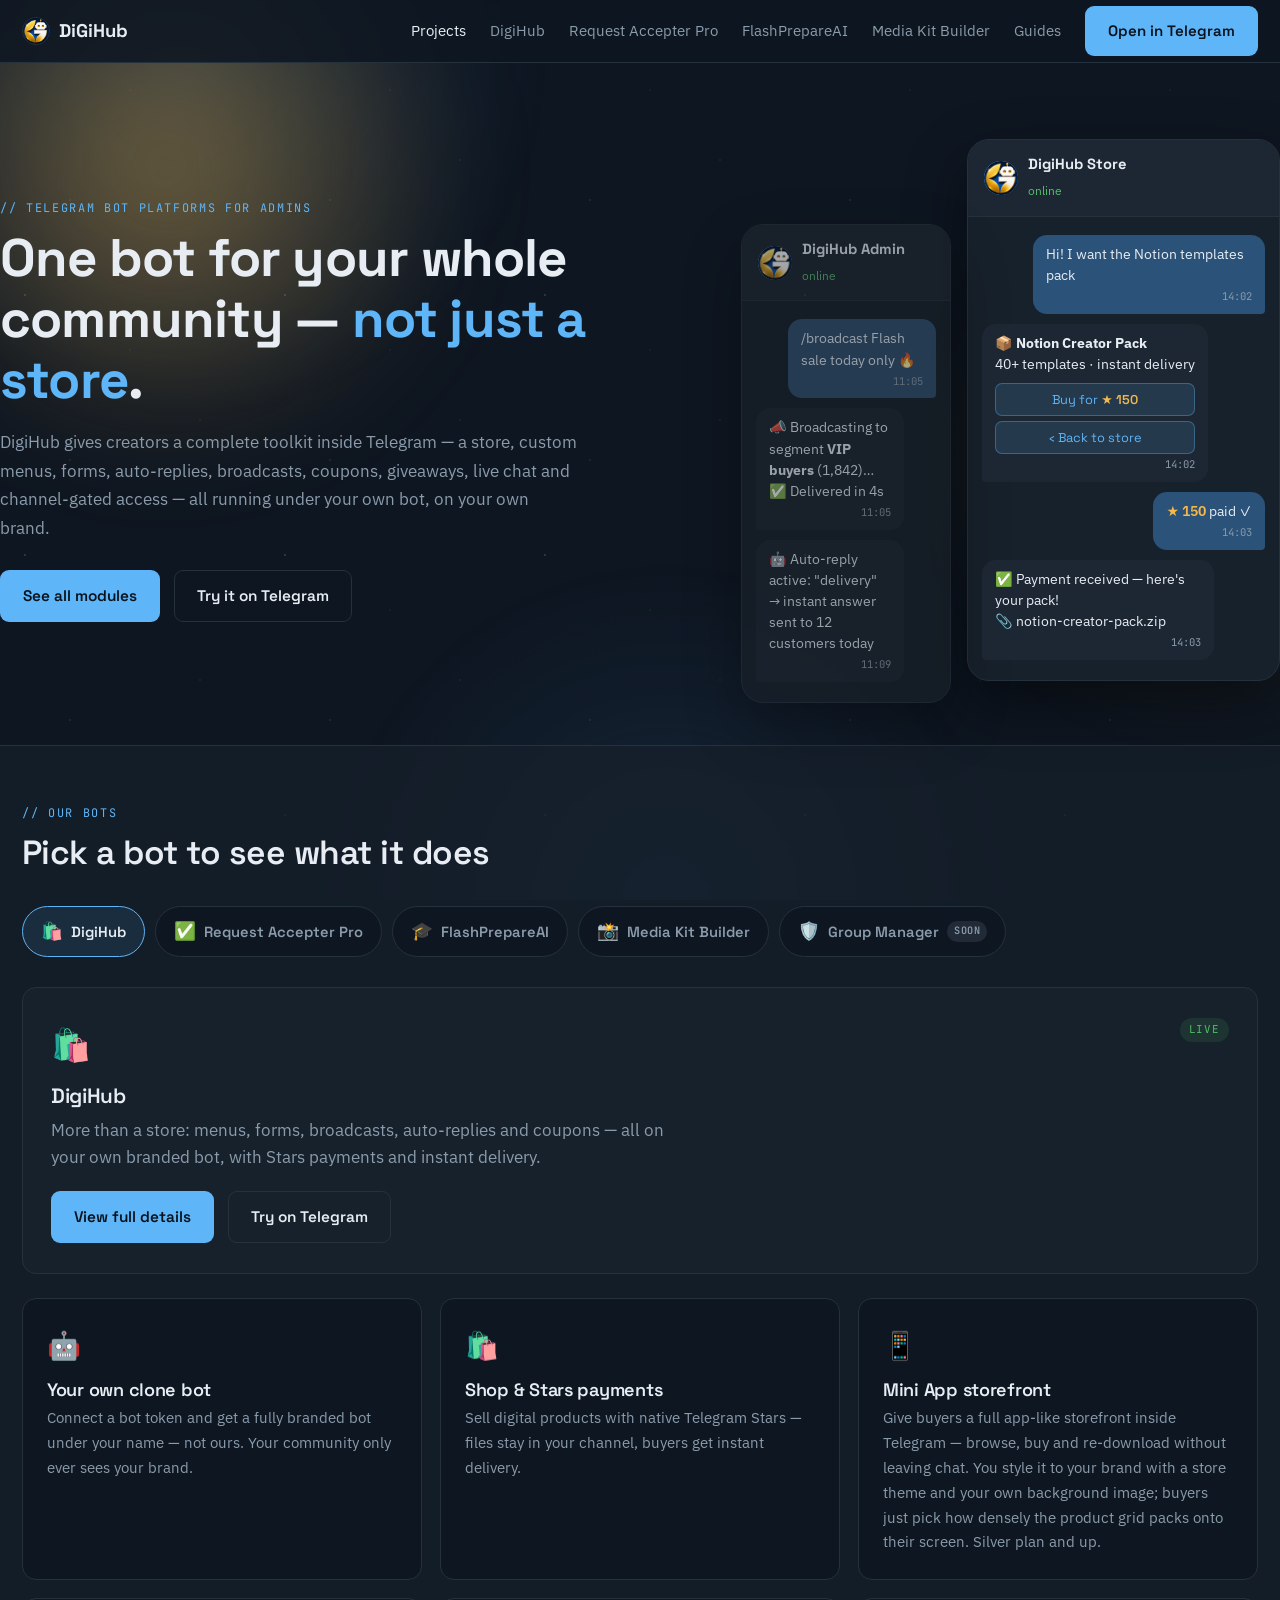
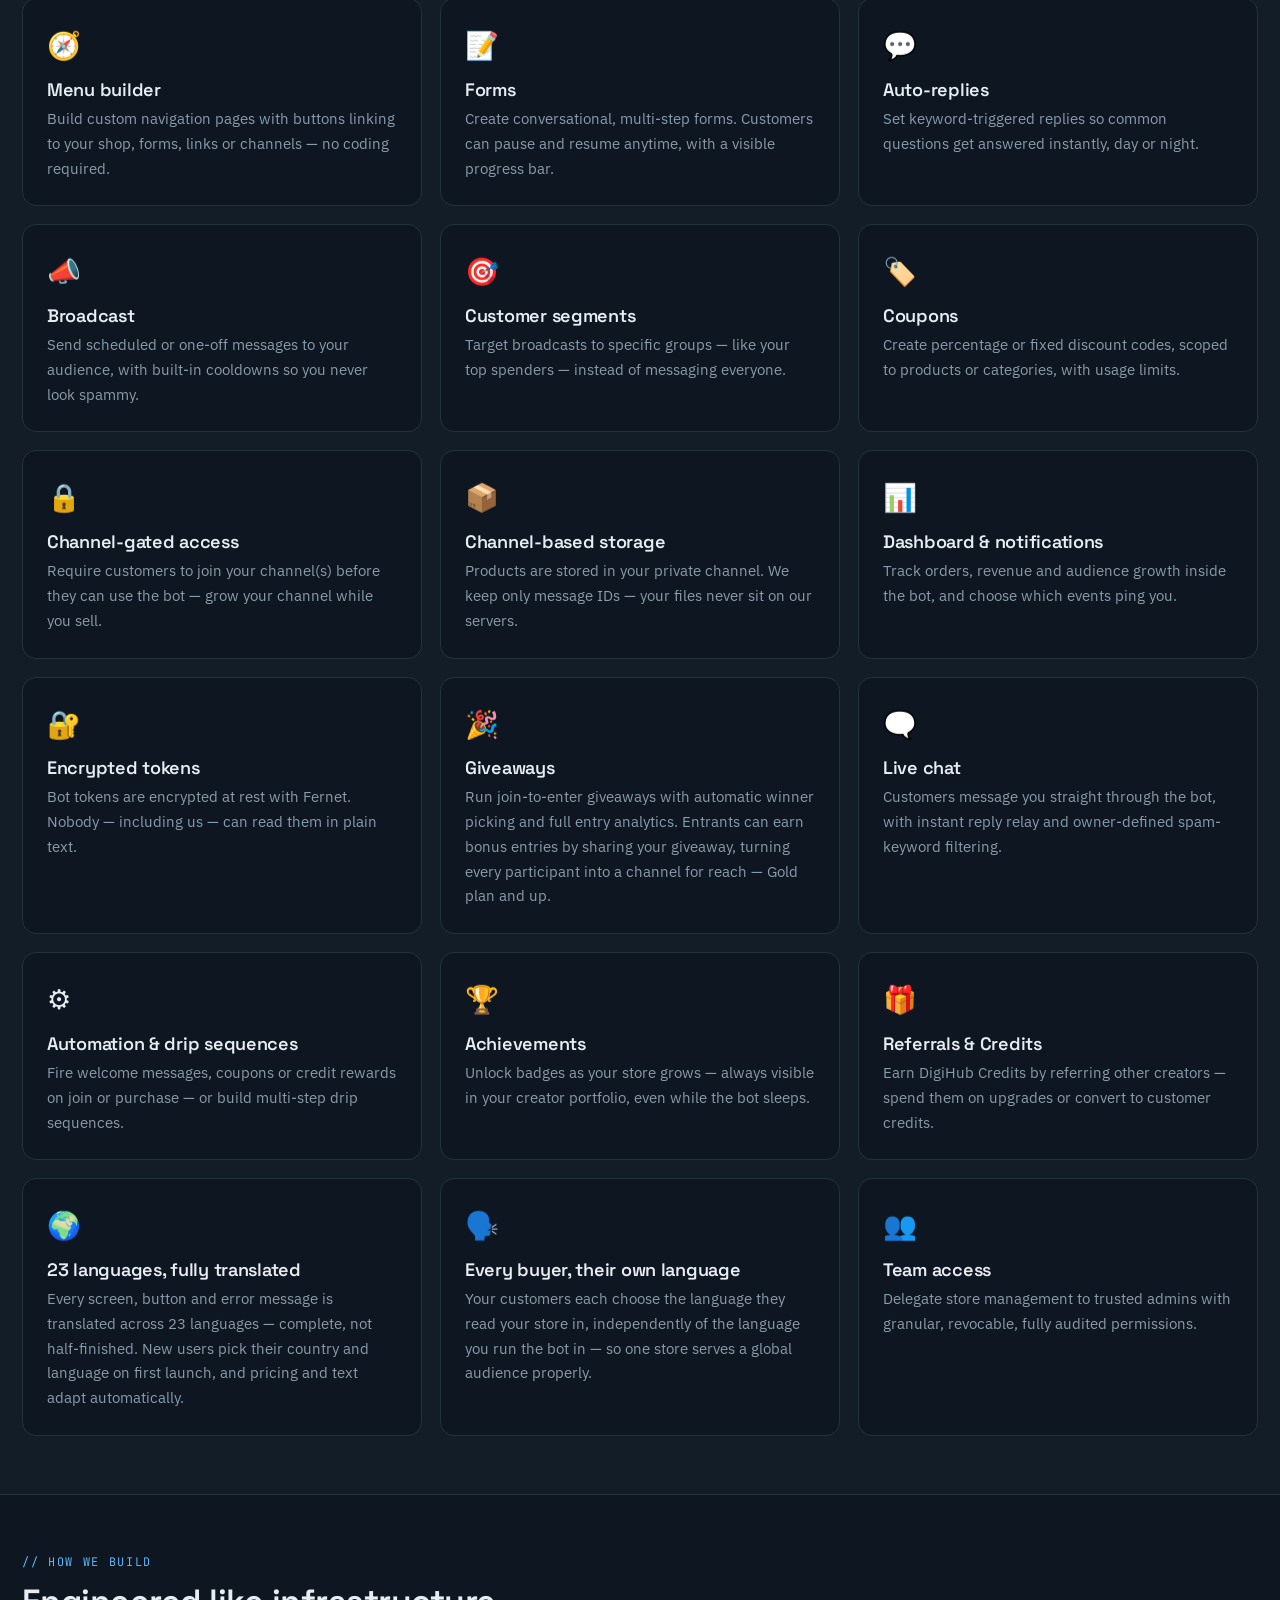
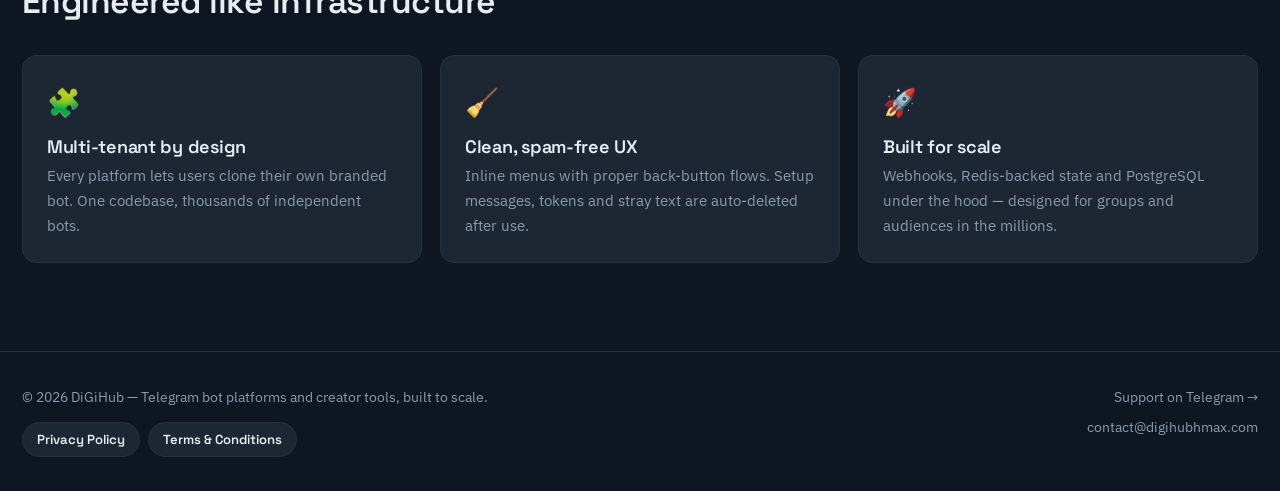
<file: index.html>
<!DOCTYPE html>
<html lang="en">
<head>
  <meta charset="UTF-8" />
  <meta name="viewport" content="width=device-width, initial-scale=1.0" />
  <title>DiGiHub — Telegram bot platforms</title>
  <meta name="description" content="Telegram bot platforms built to scale — DigiHub stores, auto join-request approval, and group management for large communities." />
  <meta property="og:type" content="website" />
  <meta property="og:title" content="DiGiHub — Telegram bot platforms" />
  <meta property="og:description" content="Telegram bot platforms built to scale — store bots, approval bots and moderation tools." />
  <meta property="og:image" content="https://digihubhmax.com/assets/img/logo.jpg" />
  <meta property="og:image:alt" content="DiGiHub" />
  <meta property="og:url" content="https://digihubhmax.com/" />
  <meta property="og:site_name" content="DiGiHub" />
  <meta name="twitter:card" content="summary_large_image" />
  <meta name="twitter:title" content="DiGiHub — Telegram bot platforms" />
  <meta name="twitter:description" content="Telegram bot platforms built to scale — store bots, approval bots and moderation tools." />
  <meta name="twitter:image" content="https://digihubhmax.com/assets/img/logo.jpg" />
  <link rel="canonical" href="https://digihubhmax.com/" />
  <meta name="theme-color" content="#0E1621" />
  <link rel="preconnect" href="https://fonts.googleapis.com" />
  <link rel="preconnect" href="https://fonts.gstatic.com" crossorigin />
  <link href="https://fonts.googleapis.com/css2?family=Space+Grotesk:wght@500;600;700&family=IBM+Plex+Sans:wght@400;500&family=JetBrains+Mono:wght@400;500&display=swap" rel="stylesheet" />
  <link rel="stylesheet" href="assets/css/style.css" />
  <link rel="icon" type="image/jpeg" href="assets/img/logo.jpg" />
</head>
<body data-page="home">

  <header id="nav" class="nav"></header>

  <main>
    <!-- Hero (rendered from SITE.hero in config.js) -->
    <div id="home-hero" class="wrap hero"></div>

    <!-- Bots (rendered from PROJECTS in config.js): a tab per bot,
         each tab showing that bot's own description and features. -->
    <section class="alt" id="bots">
      <div class="wrap">
        <div class="section-head">
          <span class="eyebrow">// Our bots</span>
          <h2>Pick a bot to see what it does</h2>
        </div>
        <div id="bots-tabs" class="bot-tabs"></div>
        <div id="bots-panel"></div>
      </div>
    </section>

    <!-- Highlights (rendered from SITE.highlights in config.js) -->
    <section>
      <div class="wrap">
        <div class="section-head">
          <span class="eyebrow">// How we build</span>
          <h2>Engineered like infrastructure</h2>
        </div>
        <div id="highlights-grid" class="grid cols-3"></div>
      </div>
    </section>
  </main>

  <footer id="footer"></footer>

  <script src="assets/js/config.js"></script>
  <script src="assets/js/main.js"></script>
</body>
</html>
</file>
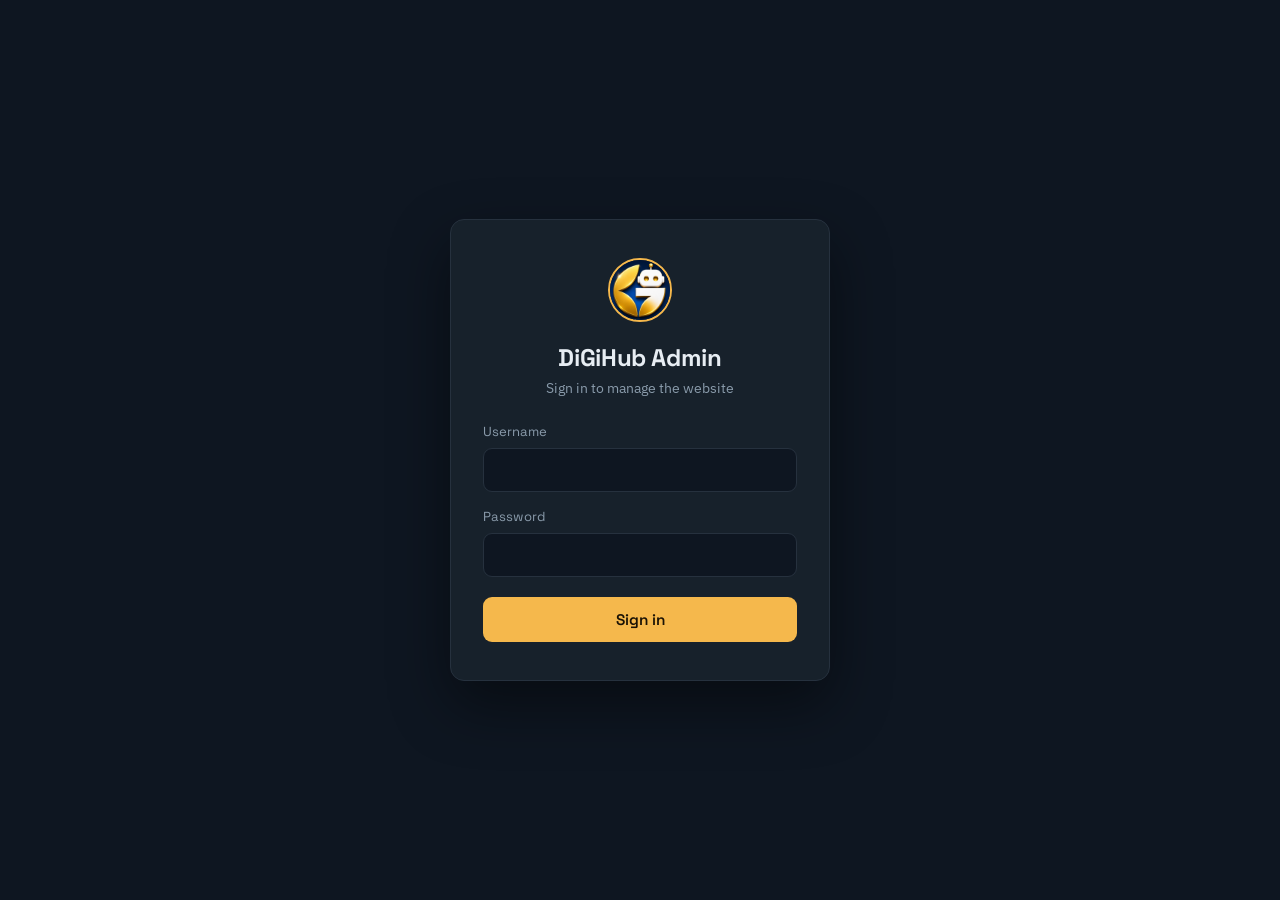
<file: admin.html>
<!DOCTYPE html>
<html lang="en">
<head>
  <meta charset="UTF-8" />
  <meta name="viewport" content="width=device-width, initial-scale=1.0" />
  <title>Admin — DiGiHub</title>
  <meta name="robots" content="noindex, nofollow" />
  <link rel="preconnect" href="https://fonts.googleapis.com" />
  <link rel="preconnect" href="https://fonts.gstatic.com" crossorigin />
  <link href="https://fonts.googleapis.com/css2?family=Space+Grotesk:wght@500;600;700&family=IBM+Plex+Sans:wght@400;500&family=JetBrains+Mono:wght@400;500&display=swap" rel="stylesheet" />
  <link rel="stylesheet" href="assets/css/style.css" />
  <link rel="stylesheet" href="assets/css/admin.css" />
  <link rel="icon" type="image/jpeg" href="assets/img/logo.jpg" />
</head>
<body data-page="admin">

  <!-- Login view -->
  <div id="login-view" class="login-wrap" hidden>
    <form id="login-form" class="login-card">
      <img src="assets/img/logo.jpg" alt="" class="login-logo" />
      <h1>DiGiHub Admin</h1>
      <p class="login-sub">Sign in to manage the website</p>
      <label>Username
        <input type="text" id="login-user" autocomplete="username" required />
      </label>
      <label>Password
        <input type="password" id="login-pass" autocomplete="current-password" required />
      </label>
      <button type="submit" class="btn btn-gold">Sign in</button>
      <p id="login-error" class="login-error" hidden>Wrong username or password.</p>
    </form>
  </div>

  <!-- Panel view -->
  <div id="panel-view" hidden>
    <header class="admin-top">
      <div class="admin-top-inner">
        <span class="admin-brand"><img src="assets/img/logo.jpg" alt="" />DiGiHub Admin</span>
        <nav class="admin-tabs" id="admin-tabs">
          <button data-tab="site" class="active">Site</button>
          <button data-tab="projects">Bots / Projects</button>
          <button data-tab="guides">Guides</button>
          <button data-tab="legal">Legal pages</button>
          <button data-tab="publish">Publish</button>
        </nav>
        <div class="admin-actions">
          <button id="btn-save" class="btn btn-gold">💾 Save draft</button>
          <a href="index.html" target="_blank" class="btn btn-ghost">👁 Preview site</a>
          <button id="btn-logout" class="btn btn-ghost">Logout</button>
        </div>
      </div>
    </header>

    <main class="admin-main">
      <div id="tab-content"></div>
    </main>

    <div id="toast" class="toast" hidden></div>
  </div>

  <script src="assets/js/config.js"></script>
  <script src="assets/js/admin.js"></script>
</body>
</html>
</file>
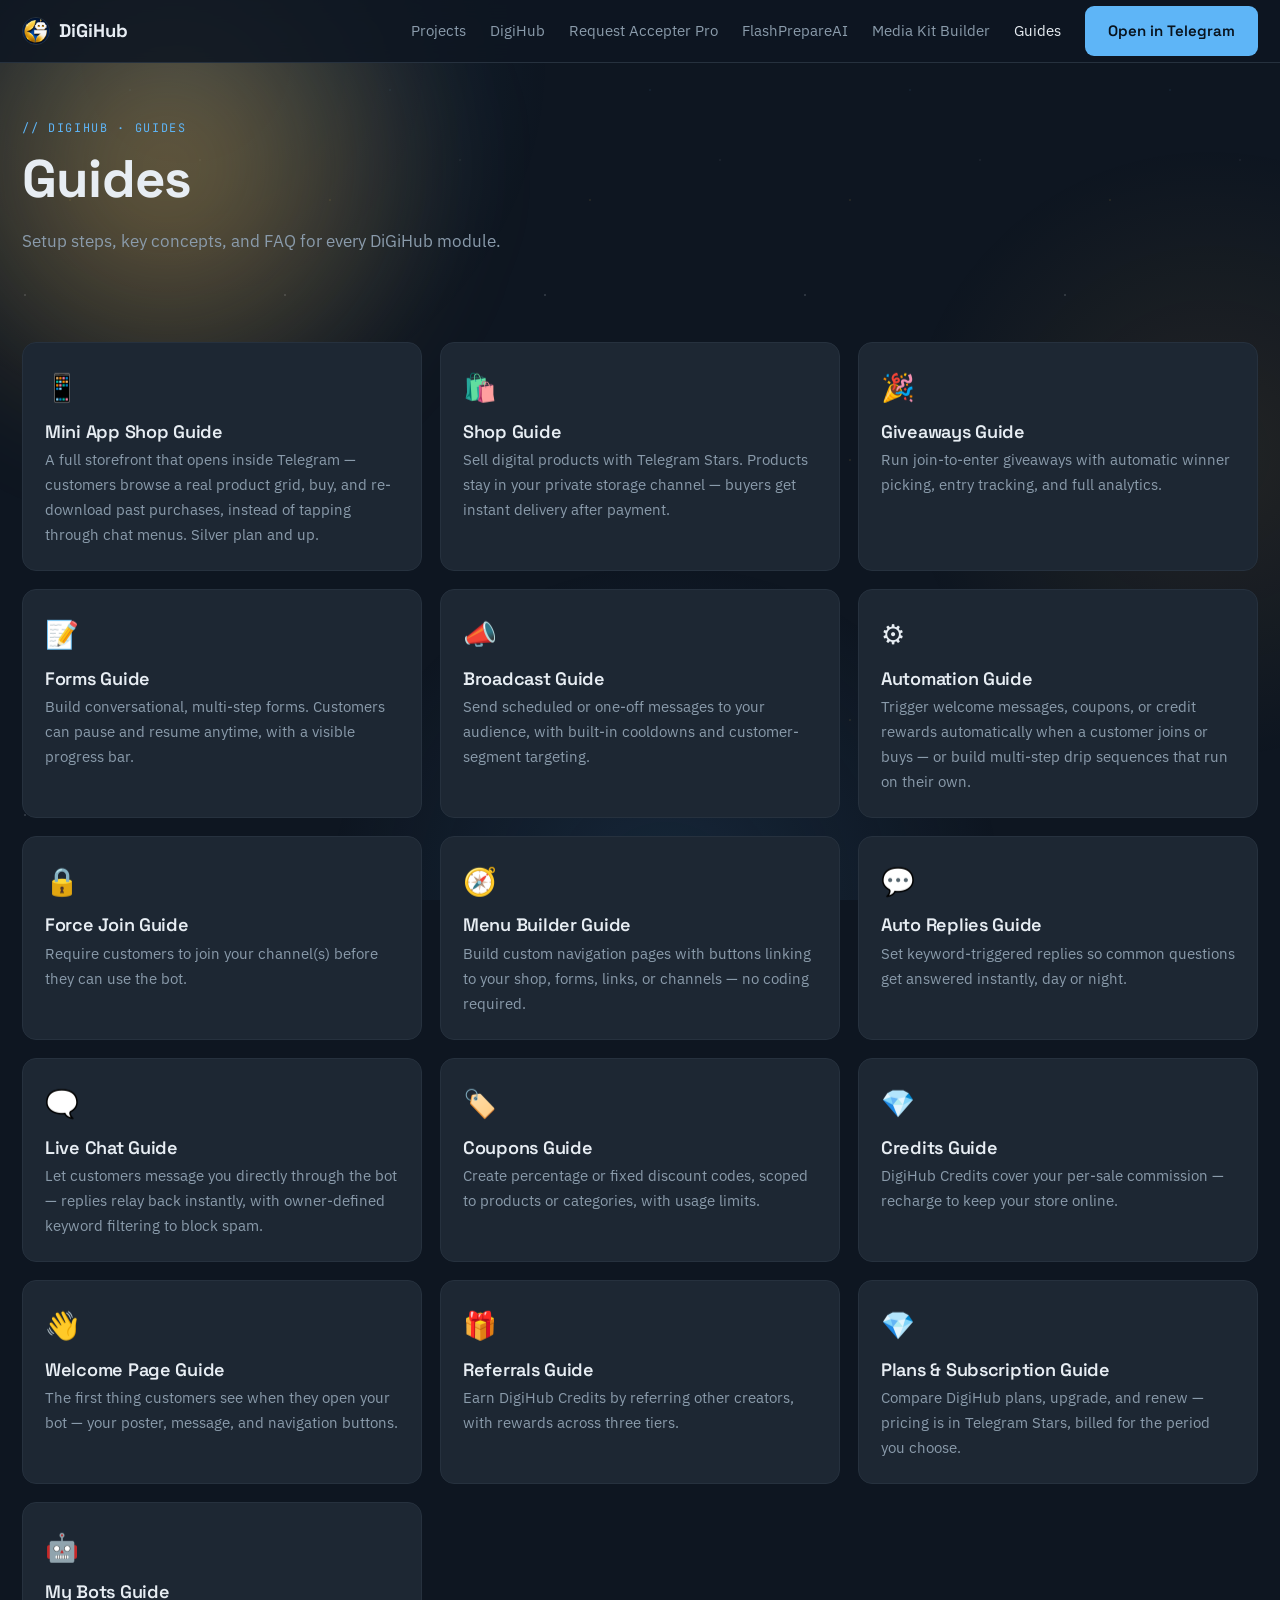
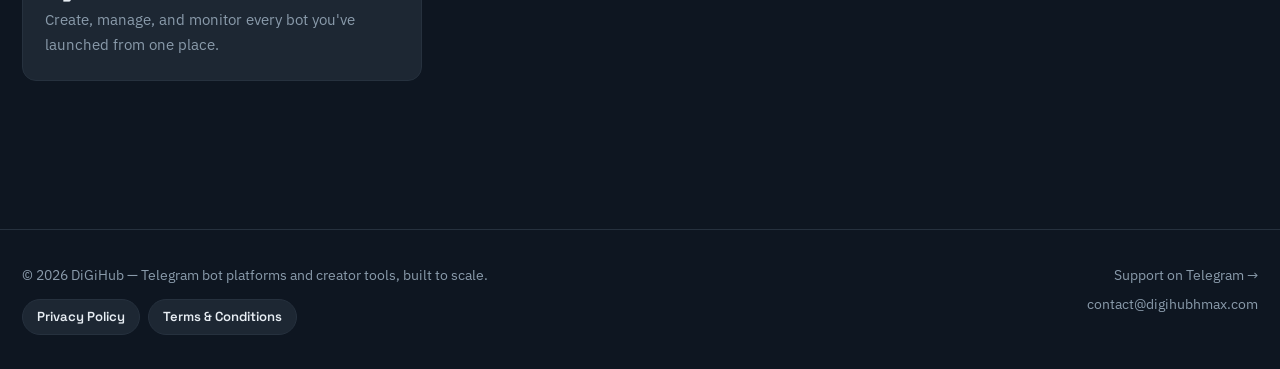
<file: docs.html>
<!DOCTYPE html>
<html lang="en">
<head>
  <meta charset="UTF-8" />
  <meta name="viewport" content="width=device-width, initial-scale=1.0" />
  <title>Guides — DiGiHub</title>
  <meta name="description" content="DiGiHub guides — setup steps, key concepts, and FAQ for every bot module." />
  <meta property="og:type" content="website" />
  <meta property="og:title" content="DiGiHub — Guides" />
  <meta property="og:description" content="Setup steps, key concepts, and FAQ for every DiGiHub bot module." />
  <meta property="og:image" content="https://digihubhmax.com/assets/img/logo.jpg" />
  <meta property="og:image:alt" content="DiGiHub" />
  <meta property="og:url" content="https://digihubhmax.com/docs.html" />
  <meta property="og:site_name" content="DiGiHub" />
  <meta name="twitter:card" content="summary_large_image" />
  <meta name="twitter:title" content="DiGiHub — Guides" />
  <meta name="twitter:description" content="Setup steps, key concepts, and FAQ for every DiGiHub bot module." />
  <meta name="twitter:image" content="https://digihubhmax.com/assets/img/logo.jpg" />
  <link rel="canonical" href="https://digihubhmax.com/docs.html" />
  <meta name="theme-color" content="#0E1621" />
  <link rel="preconnect" href="https://fonts.googleapis.com" />
  <link rel="preconnect" href="https://fonts.gstatic.com" crossorigin />
  <link href="https://fonts.googleapis.com/css2?family=Space+Grotesk:wght@500;600;700&family=IBM+Plex+Sans:wght@400;500&family=JetBrains+Mono:wght@400;500&display=swap" rel="stylesheet" />
  <link rel="stylesheet" href="assets/css/style.css" />
  <link rel="icon" type="image/jpeg" href="assets/img/logo.jpg" />
</head>
<body data-page="docs">

  <header id="nav" class="nav"></header>

  <!-- Card grid built from every entry in config.js's GUIDES array. -->
  <main id="docs-main"></main>

  <footer id="footer"></footer>

  <script src="assets/js/config.js"></script>
  <script src="assets/js/main.js"></script>
</body>
</html>
</file>
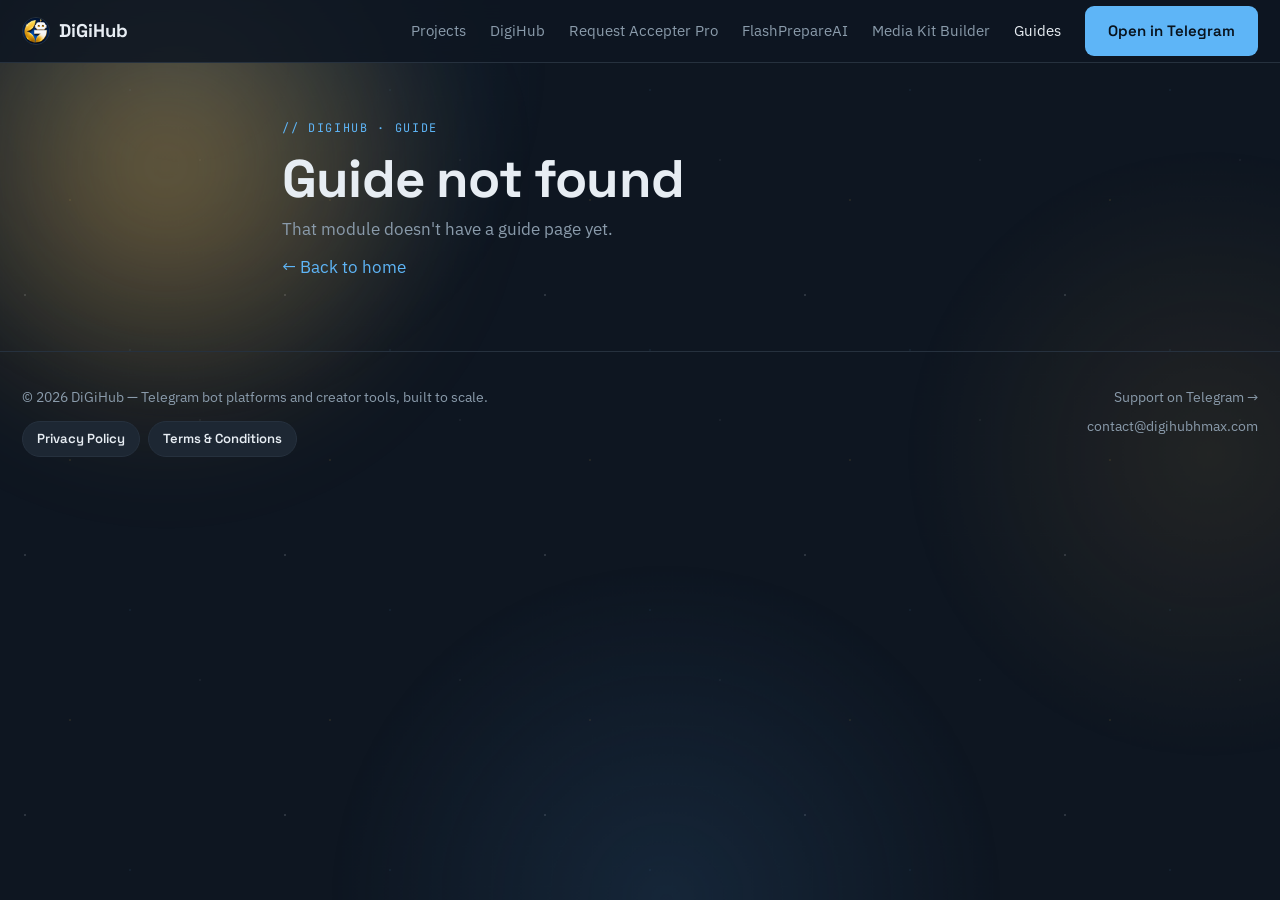
<file: guide.html>
<!DOCTYPE html>
<html lang="en">
<head>
  <meta charset="UTF-8" />
  <meta name="viewport" content="width=device-width, initial-scale=1.0" />
  <title>Guide — DiGiHub</title>
  <meta name="description" content="DiGiHub module guides — how each module works, examples and best practices." />
  <meta property="og:type" content="website" />
  <meta property="og:title" content="DiGiHub — Module Guide" />
  <meta property="og:description" content="How this DigiHub module works, examples and best practices." />
  <meta property="og:image" content="https://digihubhmax.com/assets/img/logo.jpg" />
  <meta property="og:image:alt" content="DiGiHub" />
  <meta property="og:url" content="https://digihubhmax.com/guide.html" />
  <meta property="og:site_name" content="DiGiHub" />
  <meta name="twitter:card" content="summary_large_image" />
  <meta name="twitter:title" content="DiGiHub — Module Guide" />
  <meta name="twitter:description" content="How this DigiHub module works, examples and best practices." />
  <meta name="twitter:image" content="https://digihubhmax.com/assets/img/logo.jpg" />
  <link rel="canonical" href="https://digihubhmax.com/guide.html" />
  <meta name="theme-color" content="#0E1621" />
  <link rel="preconnect" href="https://fonts.googleapis.com" />
  <link rel="preconnect" href="https://fonts.gstatic.com" crossorigin />
  <link href="https://fonts.googleapis.com/css2?family=Space+Grotesk:wght@500;600;700&family=IBM+Plex+Sans:wght@400;500&family=JetBrains+Mono:wght@400;500&display=swap" rel="stylesheet" />
  <link rel="stylesheet" href="assets/css/style.css" />
  <link rel="icon" type="image/jpeg" href="assets/img/logo.jpg" />
</head>
<body data-page="guide">

  <header id="nav" class="nav"></header>

  <!-- Entire page rendered from the matching GUIDES entry
       in config.js, based on the ?module= in the URL. -->
  <main id="guide-main"></main>

  <footer id="footer"></footer>

  <script src="assets/js/config.js"></script>
  <script src="assets/js/main.js"></script>
</body>
</html>
</file>
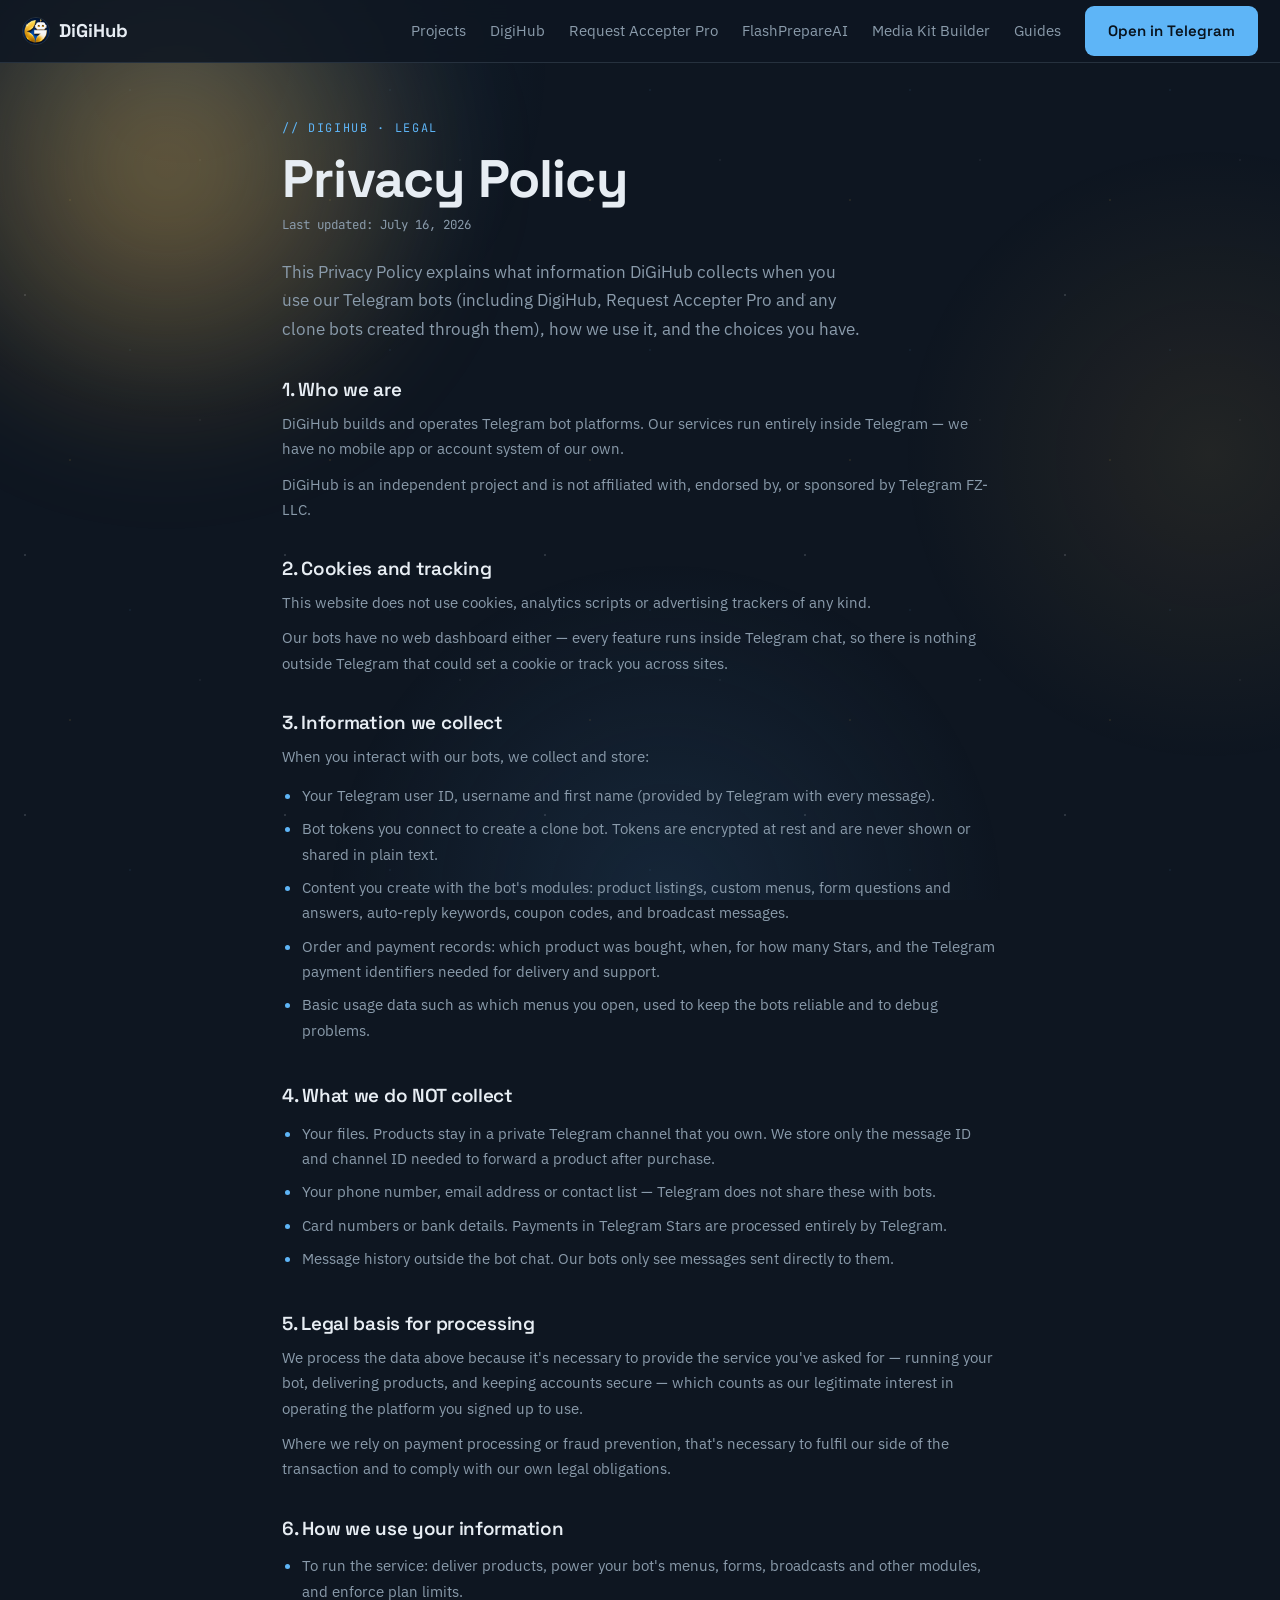
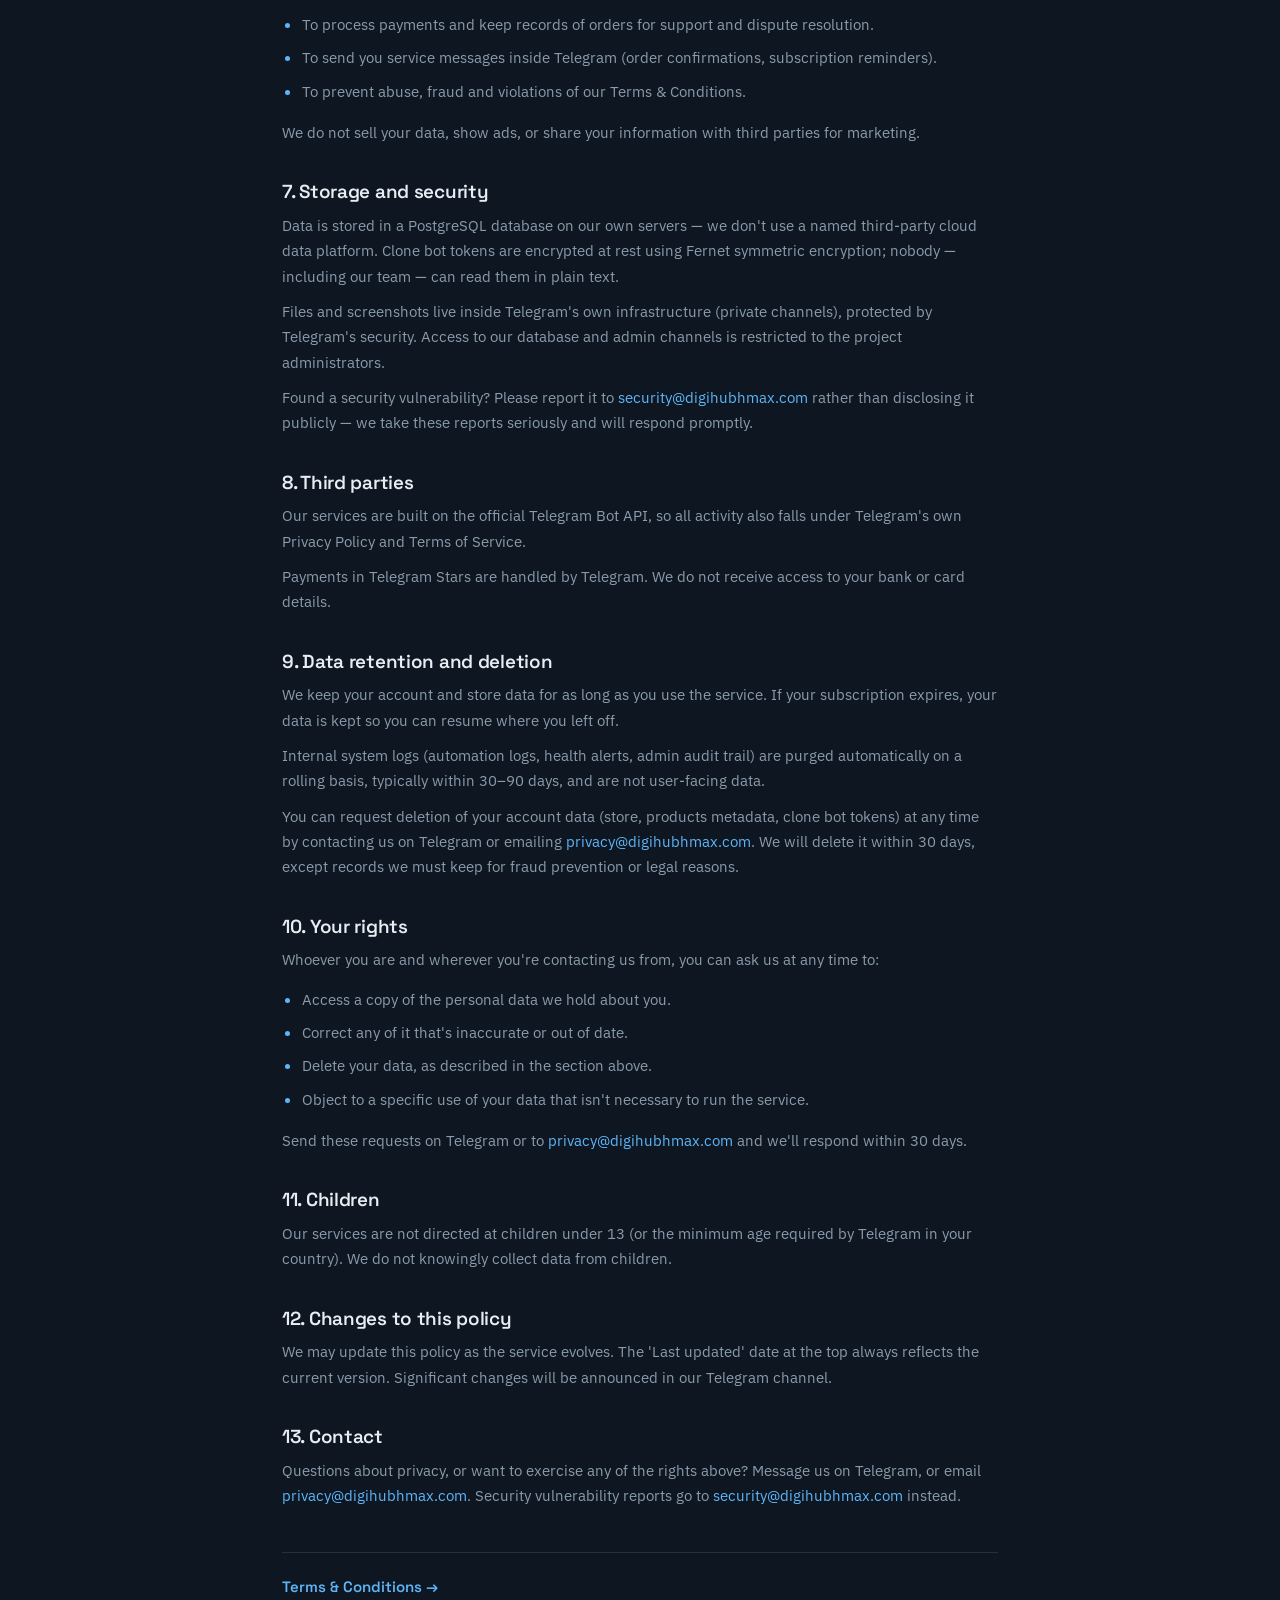
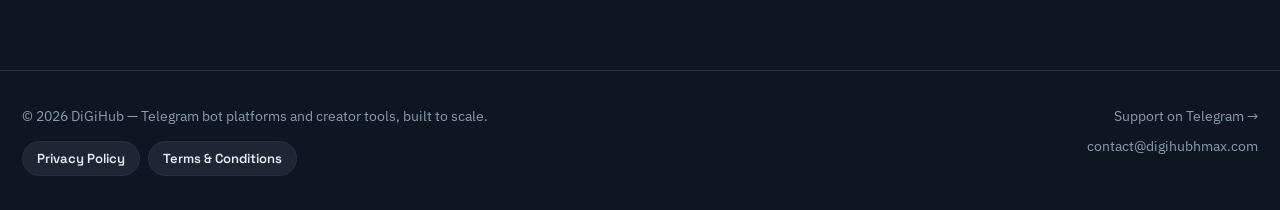
<file: legal.html>
<!DOCTYPE html>
<html lang="en">
<head>
  <meta charset="UTF-8" />
  <meta name="viewport" content="width=device-width, initial-scale=1.0" />
  <title>Legal — DiGiHub</title>
  <meta name="description" content="DiGiHub legal documents — privacy policy, terms and conditions." />
  <meta property="og:type" content="website" />
  <meta property="og:title" content="DiGiHub — Legal" />
  <meta property="og:description" content="Privacy policy, terms and conditions." />
  <meta property="og:image" content="https://digihubhmax.com/assets/img/logo.jpg" />
  <meta property="og:image:alt" content="DiGiHub" />
  <meta property="og:url" content="https://digihubhmax.com/legal.html" />
  <meta property="og:site_name" content="DiGiHub" />
  <meta name="twitter:card" content="summary_large_image" />
  <meta name="twitter:title" content="DiGiHub — Legal" />
  <meta name="twitter:description" content="Privacy policy, terms and conditions." />
  <meta name="twitter:image" content="https://digihubhmax.com/assets/img/logo.jpg" />
  <link rel="canonical" href="https://digihubhmax.com/legal.html" />
  <meta name="theme-color" content="#0E1621" />
  <link rel="preconnect" href="https://fonts.googleapis.com" />
  <link rel="preconnect" href="https://fonts.gstatic.com" crossorigin />
  <link href="https://fonts.googleapis.com/css2?family=Space+Grotesk:wght@500;600;700&family=IBM+Plex+Sans:wght@400;500&family=JetBrains+Mono:wght@400;500&display=swap" rel="stylesheet" />
  <link rel="stylesheet" href="assets/css/style.css" />
  <link rel="icon" type="image/jpeg" href="assets/img/logo.jpg" />
</head>
<body data-page="legal">

  <header id="nav" class="nav"></header>

  <!-- Entire page rendered from the matching LEGAL entry
       in config.js, based on the ?doc= in the URL. -->
  <main id="legal-main"></main>

  <footer id="footer"></footer>

  <script src="assets/js/config.js"></script>
  <script src="assets/js/main.js"></script>
</body>
</html>
</file>
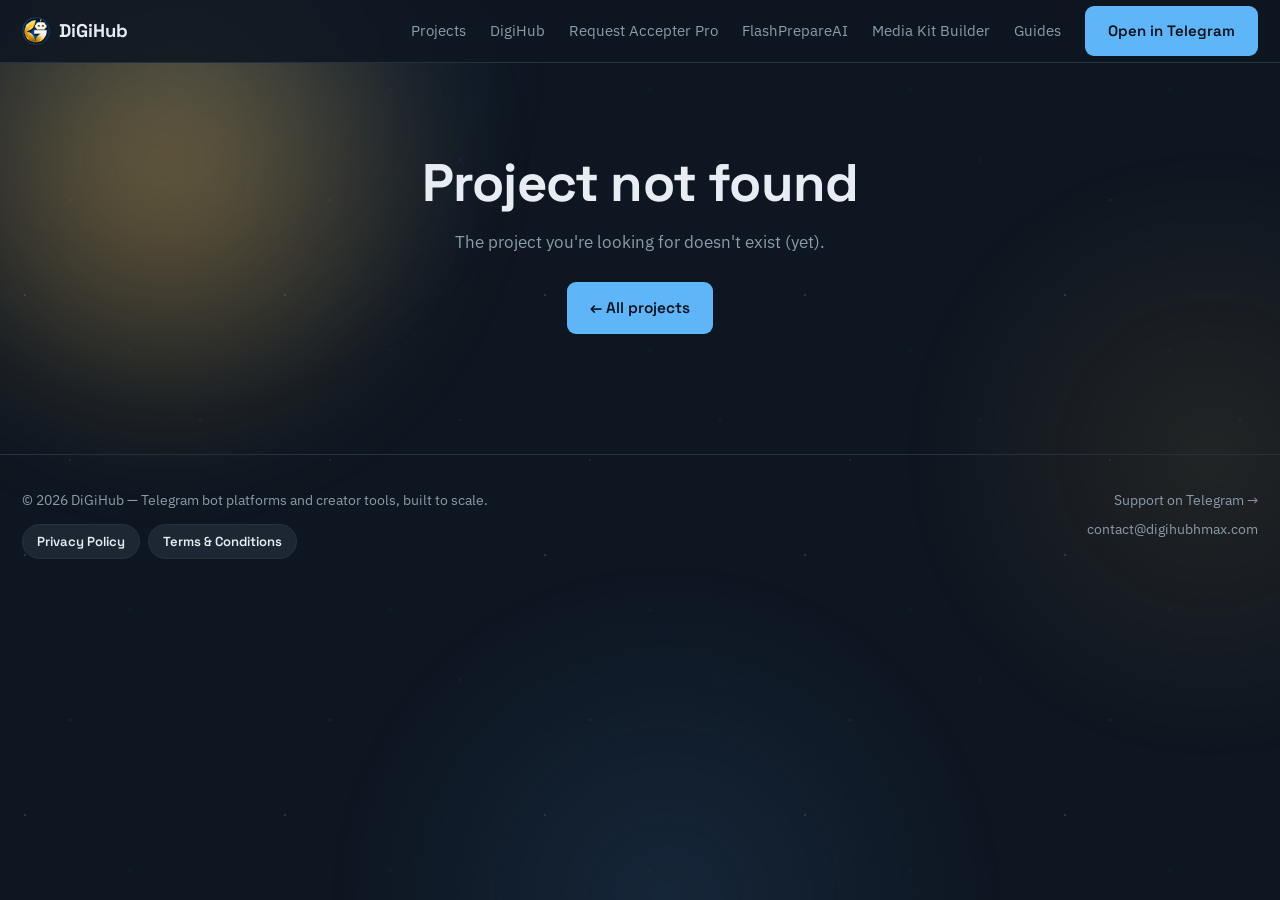
<file: project.html>
<!DOCTYPE html>
<html lang="en">
<head>
  <meta charset="UTF-8" />
  <meta name="viewport" content="width=device-width, initial-scale=1.0" />
  <title>Project — DiGiHub</title>
  <meta name="description" content="DiGiHub project details — features, how it works, pricing and FAQ." />
  <meta property="og:type" content="website" />
  <meta property="og:title" content="DiGiHub — Telegram bot project" />
  <meta property="og:description" content="Features, how it works, pricing and FAQ." />
  <meta property="og:image" content="https://digihubhmax.com/assets/img/logo.jpg" />
  <meta property="og:image:alt" content="DiGiHub" />
  <meta property="og:url" content="https://digihubhmax.com/project.html" />
  <meta property="og:site_name" content="DiGiHub" />
  <meta name="twitter:card" content="summary_large_image" />
  <meta name="twitter:title" content="DiGiHub — Telegram bot project" />
  <meta name="twitter:description" content="Features, how it works, pricing and FAQ." />
  <meta name="twitter:image" content="https://digihubhmax.com/assets/img/logo.jpg" />
  <link rel="canonical" href="https://digihubhmax.com/project.html" />
  <meta name="theme-color" content="#0E1621" />
  <link rel="preconnect" href="https://fonts.googleapis.com" />
  <link rel="preconnect" href="https://fonts.gstatic.com" crossorigin />
  <link href="https://fonts.googleapis.com/css2?family=Space+Grotesk:wght@500;600;700&family=IBM+Plex+Sans:wght@400;500&family=JetBrains+Mono:wght@400;500&display=swap" rel="stylesheet" />
  <link rel="stylesheet" href="assets/css/style.css" />
  <link rel="icon" type="image/jpeg" href="assets/img/logo.jpg" />
</head>
<body data-page="project">

  <header id="nav" class="nav"></header>

  <!-- Entire page rendered from the matching PROJECTS entry
       in config.js, based on the ?id= in the URL. -->
  <main id="project-main"></main>

  <footer id="footer"></footer>

  <script src="assets/js/config.js"></script>
  <script src="assets/js/main.js"></script>
</body>
</html>
</file>
<file: assets/css/style.css>
/* ============================================================
   BOTWORKS DESIGN SYSTEM
   Palette lifted from Telegram's own dark theme, so the site
   speaks the same visual language as the product.
   ============================================================ */

:root {
  --bg:      #0E1621;   /* Telegram dark canvas */
  --panel:   #17212B;   /* Telegram dark panel */
  --panel-2: #1D2733;   /* raised panel */
  --line:    #26313E;   /* hairline borders */
  --bubble:  #2B5278;   /* outgoing bubble blue */
  --accent:  #5EB5F7;   /* link blue */
  --star:    #F5B84C;   /* Telegram Stars gold */
  --text:    #E7EDF3;
  --muted:   #8A9BAB;
  --ok:      #4FBF67;

  --font-display: "Space Grotesk", system-ui, sans-serif;
  --font-body:    "IBM Plex Sans", system-ui, sans-serif;
  --font-mono:    "JetBrains Mono", ui-monospace, monospace;

  --radius: 14px;
  --radius-sm: 9px;
  --maxw: 1280px;
}

* { box-sizing: border-box; margin: 0; padding: 0; }

html { scroll-behavior: smooth; }

body {
  background: var(--bg);
  color: var(--text);
  font-family: var(--font-body);
  font-size: 16.5px;
  line-height: 1.65;
  -webkit-font-smoothing: antialiased;
}

a { color: var(--accent); text-decoration: none; }
a:hover { text-decoration: underline; }

img { max-width: 100%; }

/* ---------- copy protection ----------
   Applied via JS (main.js) only on customer-facing pages, never
   on admin.html. Blocks text selection and image dragging; the
   matching JS also blocks right-click, copy/cut and Ctrl+C/U/S/P. */
.no-copy, .no-copy * {
  user-select: none;
  -webkit-user-select: none;
  -moz-user-select: none;
  -ms-user-select: none;
  -webkit-touch-callout: none;
}
.no-copy img { -webkit-user-drag: none; user-drag: none; }
.no-copy input,
.no-copy textarea {
  user-select: text;
  -webkit-user-select: text;
}

.wrap { max-width: var(--maxw); margin: 0 auto; padding: 0 22px; }

/* ---------- typography ---------- */
h1, h2, h3 { font-family: var(--font-display); line-height: 1.15; letter-spacing: -0.015em; }
h1 { font-size: clamp(2.1rem, 5vw, 3.3rem); font-weight: 700; }
h2 { font-size: clamp(1.5rem, 3.4vw, 2.1rem); font-weight: 600; }
h3 { font-size: 1.13rem; font-weight: 600; }
.lead { color: var(--muted); font-size: 1.08rem; max-width: 58ch; }

.eyebrow {
  font-family: var(--font-mono);
  font-size: 0.74rem;
  letter-spacing: 0.14em;
  text-transform: uppercase;
  color: var(--accent);
  display: block;
  margin-bottom: 10px;
}

/* ---------- nav ---------- */
.nav {
  position: sticky; top: 0; z-index: 50;
  background: rgba(14, 22, 33, 0.88);
  backdrop-filter: blur(10px);
  border-bottom: 1px solid var(--line);
}
.nav-inner {
  display: flex; align-items: center; justify-content: space-between;
  height: 62px;
}
.nav-brand {
  font-family: var(--font-display); font-weight: 700; font-size: 1.15rem;
  color: var(--text); display: flex; align-items: center; gap: 9px;
}
.nav-brand:hover { text-decoration: none; }
.nav-brand .dot {
  width: 28px; height: 28px; border-radius: 50%;
  background: linear-gradient(135deg, var(--accent), var(--bubble));
  display: inline-flex; align-items: center; justify-content: center;
  font-size: 13px;
}
img.dot { object-fit: cover; border: 1px solid var(--line); }
.nav-links { display: flex; gap: 24px; align-items: center; }
.nav-links a { color: var(--muted); font-size: 0.94rem; }
.nav-links a:hover { color: var(--text); text-decoration: none; }
.nav-links a.active { color: var(--text); }
.nav-links a.btn-primary, .nav-links a.btn-primary:hover { color: #08121C; }

/* hamburger toggle — hidden on desktop, shown under 760px */
.nav-toggle {
  display: none;
  flex-direction: column; justify-content: center; gap: 5px;
  width: 34px; height: 34px;
  background: transparent; border: none; padding: 0; cursor: pointer;
}
.nav-toggle span {
  display: block; width: 100%; height: 2px;
  background: var(--text); border-radius: 2px;
  transition: transform 0.2s ease, opacity 0.2s ease;
}
.nav-toggle[aria-expanded="true"] span:nth-child(1) { transform: translateY(7px) rotate(45deg); }
.nav-toggle[aria-expanded="true"] span:nth-child(2) { opacity: 0; }
.nav-toggle[aria-expanded="true"] span:nth-child(3) { transform: translateY(-7px) rotate(-45deg); }

/* ---------- buttons ---------- */
.btn {
  display: inline-flex; align-items: center; gap: 8px;
  font-family: var(--font-display); font-weight: 600; font-size: 0.96rem;
  padding: 12px 22px; border-radius: var(--radius-sm);
  border: 1px solid transparent; cursor: pointer;
  transition: transform 0.12s ease, background 0.15s ease;
}
.btn:hover { text-decoration: none; transform: translateY(-1px); }
.btn-primary { background: var(--accent); color: #08121C; }
.btn-primary:hover { background: #79c4fa; }
.btn-ghost { border-color: var(--line); color: var(--text); background: transparent; }
.btn-ghost:hover { border-color: var(--accent); }

/* ---------- hero ---------- */
.hero {
  display: grid; grid-template-columns: 1.05fr 0.95fr;
  gap: 48px; align-items: center;
  padding: 76px 0 64px;
}
.hero .actions { display: flex; gap: 14px; margin-top: 28px; flex-wrap: wrap; }
.hero h1 .hl { color: var(--accent); }
.hero p { margin-top: 18px; }

/* Two phone mockups shown side by side — the main one (store demo)
   up front-right, a smaller secondary one (feedback/broadcast demo)
   to its left, to show the bot does more than sell. Side by side
   (not overlapping) so neither card's messages get clipped. */
.phone-stack { display: flex; align-items: flex-end; justify-content: flex-end; gap: 16px; }
.phone-secondary {
  opacity: 0.65;
  filter: saturate(0.8);
  transform: translateY(22px);
}
.phone-secondary .phone { max-width: 210px; margin-left: 0; }
.phone-secondary .chat { min-height: 190px; }
@media (max-width: 900px) {
  .phone-stack { justify-content: center; }
  .phone-secondary { display: none; }
}

/* ---------- telegram chat mockup (signature element) ---------- */
.phone {
  background: var(--panel);
  border: 1px solid var(--line);
  border-radius: 22px;
  overflow: hidden;
  max-width: 380px;
  margin-left: auto;
  box-shadow: 0 24px 60px rgba(0,0,0,0.45);
}
.phone-top {
  display: flex; align-items: center; gap: 10px;
  padding: 12px 16px;
  background: var(--panel-2);
  border-bottom: 1px solid var(--line);
}
.phone-top .avatar {
  width: 34px; height: 34px; border-radius: 50%;
  background: linear-gradient(135deg, var(--accent), var(--bubble));
  display: flex; align-items: center; justify-content: center; font-size: 16px;
  overflow: hidden;
}
.phone-top .avatar img { width: 100%; height: 100%; object-fit: cover; border-radius: 50%; }
.phone-top .who b { display: block; font-size: 0.92rem; font-family: var(--font-display); }
.phone-top .who span { font-size: 0.76rem; color: var(--ok); }
.chat { padding: 18px 14px 20px; display: flex; flex-direction: column; gap: 10px; min-height: 340px; }
.msg {
  max-width: 82%;
  padding: 9px 13px;
  border-radius: 14px;
  font-size: 0.88rem;
  line-height: 1.5;
  opacity: 0;
  transform: translateY(8px);
  animation: pop 0.4s ease forwards;
}
.msg.in  { background: var(--panel-2); border-bottom-left-radius: 4px; align-self: flex-start; }
.msg.out { background: var(--bubble); border-bottom-right-radius: 4px; align-self: flex-end; }
.msg .time { display: block; font-size: 0.66rem; color: var(--muted); text-align: right; margin-top: 3px; font-family: var(--font-mono); }
.msg .kb { display: flex; flex-direction: column; gap: 5px; margin-top: 8px; }
.msg .kb span {
  background: rgba(94,181,247,0.13);
  border: 1px solid rgba(94,181,247,0.35);
  color: var(--accent);
  border-radius: 7px;
  padding: 6px 10px;
  text-align: center;
  font-size: 0.8rem;
  font-family: var(--font-display);
}
.msg .star { color: var(--star); font-weight: 600; }
.msg:nth-child(1) { animation-delay: 0.15s; }
.msg:nth-child(2) { animation-delay: 0.75s; }
.msg:nth-child(3) { animation-delay: 1.35s; }
.msg:nth-child(4) { animation-delay: 1.95s; }
@keyframes pop { to { opacity: 1; transform: translateY(0); } }
@media (prefers-reduced-motion: reduce) {
  .msg { animation: none; opacity: 1; transform: none; }
  html { scroll-behavior: auto; }
}

/* ---------- sections ---------- */
section { padding: 58px 0; }
section.alt { background: rgba(23, 33, 43, 0.72); border-top: 1px solid var(--line); border-bottom: 1px solid var(--line); }
.section-head { margin-bottom: 34px; }

/* ---------- animated background ----------
   Injected by main.js as .bg-fx: three softly drifting glow blobs
   (Telegram blue + brand gold) over a slow star field. Pure CSS
   transforms — cheap on the GPU, and fully disabled when the
   visitor prefers reduced motion. */
.bg-fx {
  position: fixed; inset: 0; z-index: -1;
  overflow: hidden; pointer-events: none;
}
.bg-fx span { position: absolute; will-change: transform; }

.bg-fx .stars {
  inset: 0; height: 200%;
  background-image:
    radial-gradient(1.5px 1.5px at 25px 35px,  rgba(231,237,243,0.55), transparent 100%),
    radial-gradient(1px 1px     at 130px 90px, rgba(94,181,247,0.45),  transparent 100%),
    radial-gradient(1px 1px     at 200px 160px,rgba(231,237,243,0.35), transparent 100%),
    radial-gradient(1.5px 1.5px at 70px 200px, rgba(245,184,76,0.35),  transparent 100%);
  background-size: 260px 260px;
  opacity: 0.5;
  animation: star-drift 160s linear infinite;
}
@keyframes star-drift { to { transform: translateY(-50%); } }

.bg-fx .b1, .bg-fx .b2, .bg-fx .b3 { border-radius: 50%; }
.bg-fx .b1 {
  width: 65vmax; height: 65vmax; top: -28vmax; left: -18vmax;
  background: radial-gradient(circle, rgba(94,181,247,0.13), transparent 62%);
  animation: drift-a 34s ease-in-out infinite alternate;
}
.bg-fx .b2 {
  width: 55vmax; height: 55vmax; top: 8vmax; right: -22vmax;
  background: radial-gradient(circle, rgba(245,184,76,0.09), transparent 62%);
  animation: drift-b 44s ease-in-out infinite alternate;
}
.bg-fx .b3 {
  width: 60vmax; height: 60vmax; bottom: -30vmax; left: 22vmax;
  background: radial-gradient(circle, rgba(43,82,120,0.28), transparent 62%);
  animation: drift-c 38s ease-in-out infinite alternate;
}
@keyframes drift-a { to { transform: translate(9vmax, 7vmax)  scale(1.12); } }
@keyframes drift-b { to { transform: translate(-8vmax, 9vmax) scale(1.18); } }
@keyframes drift-c { to { transform: translate(-9vmax, -7vmax) scale(1.1); } }

/* Dynamic blurred golden light — a soft glowing orb that roams
   the page on a slow, irregular loop. Customer-facing pages only
   (renderBackground() is called by main.js, which admin.html never
   loads, so the admin panel stays on a flat background). */
.bg-fx .gold-light {
  width: 46vmax; height: 46vmax;
  top: -10vmax; left: -10vmax;
  border-radius: 50%;
  background: radial-gradient(circle, rgba(245,184,76,0.4), rgba(245,184,76,0.14) 45%, transparent 72%);
  filter: blur(50px);
  animation: gold-roam 30s ease-in-out infinite;
}
@keyframes gold-roam {
  0%   { transform: translate(0, 0)        scale(1); }
  25%  { transform: translate(55vw, 10vh)  scale(1.2); }
  50%  { transform: translate(35vw, 55vh)  scale(0.85); }
  75%  { transform: translate(-5vw, 30vh)  scale(1.1); }
  100% { transform: translate(0, 0)        scale(1); }
}
@media (max-width: 700px) {
  .bg-fx .gold-light { width: 70vmax; height: 70vmax; filter: blur(34px); }
}

/* Golden sheen — a soft diagonal band of gold light that sweeps
   across the page every ~18 s, like light passing over metal. */
.bg-fx .sheen {
  top: -25%; left: 0;
  width: 55vmax; height: 150%;
  background: linear-gradient(100deg,
    transparent 15%,
    rgba(245, 184, 76, 0.045) 38%,
    rgba(245, 184, 76, 0.10) 50%,
    rgba(245, 184, 76, 0.045) 62%,
    transparent 85%);
  transform: translateX(-70vw) skewX(-14deg);
  animation: sheen-sweep 18s ease-in-out infinite;
}
@keyframes sheen-sweep {
  0%        { transform: translateX(-70vw)  skewX(-14deg); }
  55%, 100% { transform: translateX(130vw)  skewX(-14deg); }
}

@media (prefers-reduced-motion: reduce) {
  .bg-fx span { animation: none; }
}

/* ---------- scroll-reveal ---------- */
.reveal { opacity: 0; transform: translateY(16px); transition: opacity 0.55s ease, transform 0.55s ease; }
.reveal.shown { opacity: 1; transform: none; }
@media (prefers-reduced-motion: reduce) {
  .reveal { opacity: 1; transform: none; transition: none; }
}

/* ---------- draft preview banner ---------- */
.draft-banner {
  position: sticky; top: 0; z-index: 60;
  display: flex; justify-content: center; align-items: center; gap: 18px; flex-wrap: wrap;
  padding: 9px 16px;
  background: linear-gradient(90deg, #3a2c10, #2c230e);
  border-bottom: 1px solid var(--star);
  color: var(--text); font-size: 0.86rem;
}
.draft-banner .draft-actions { display: flex; gap: 12px; align-items: center; }
.draft-banner a { color: var(--star); font-weight: 600; }
.draft-banner button {
  background: transparent; border: 1px solid var(--star); color: var(--star);
  border-radius: 6px; padding: 3px 10px; font: inherit; font-size: 0.8rem; cursor: pointer;
}
.draft-banner button:hover { background: rgba(245,184,76,0.15); }

/* ---------- project cards ---------- */
.grid { display: grid; gap: 18px; }
.grid.cols-3 { grid-template-columns: repeat(3, 1fr); }
.grid.cols-2 { grid-template-columns: repeat(2, 1fr); }

.card {
  background: var(--panel);
  border: 1px solid var(--line);
  border-radius: var(--radius);
  padding: 24px;
  transition: border-color 0.15s ease, transform 0.15s ease;
}
a.card { color: var(--text); display: block; }
a.card:hover { text-decoration: none; border-color: var(--accent); transform: translateY(-2px); }
.card .emoji { font-size: 1.7rem; }
.card h3 { margin: 12px 0 6px; }
.card p { color: var(--muted); font-size: 0.94rem; }
.card .card-foot { margin-top: 16px; font-family: var(--font-mono); font-size: 0.78rem; color: var(--accent); }

.status {
  float: right;
  font-family: var(--font-mono); font-size: 0.68rem; letter-spacing: 0.08em;
  text-transform: uppercase;
  padding: 3px 9px; border-radius: 20px;
}
.status.live { color: var(--ok); background: rgba(79,191,103,0.12); }
.status.beta { color: var(--star); background: rgba(245,184,76,0.12); }
.status.soon { color: var(--muted); background: rgba(138,155,171,0.12); }

/* feature cards reuse .card */
.card.feature { background: var(--panel-2); }
section.alt .card.feature { background: var(--bg); }

/* ---------- docs hub (docs.html) ---------- */
/* Single-column variant of .hero — that class defaults to a two-column
   grid (text + phone mockups) which doesn't apply here. */
.docs-hero { display: block; padding: 56px 0 20px; max-width: 640px; }
.docs-grid { margin: 8px 0 60px; }
.docs-card { padding: 22px; } /* .card + a.card already handle color/hover */

/* ---------- homepage: bot tabs ---------- */
.bot-tabs { display: flex; gap: 10px; flex-wrap: wrap; margin-bottom: 30px; }
.bot-tab {
  display: flex; align-items: center; gap: 8px;
  background: var(--bg); border: 1px solid var(--line); color: var(--muted);
  border-radius: 999px; padding: 10px 18px; font: inherit; font-size: 0.92rem;
  font-family: var(--font-display); font-weight: 600; cursor: pointer;
  transition: border-color 0.15s ease, color 0.15s ease;
}
.bot-tab:hover { color: var(--text); border-color: var(--accent); }
.bot-tab.active { color: var(--text); border-color: var(--accent); background: rgba(94,181,247,0.1); }
.bot-tab .emoji { font-size: 1.1rem; }
.bot-tab .tab-badge {
  font-family: var(--font-mono); font-size: 0.64rem; letter-spacing: 0.06em; text-transform: uppercase;
  color: var(--muted); background: rgba(138,155,171,0.15); padding: 2px 7px; border-radius: 20px;
}

.bot-panel-head {
  background: var(--panel); border: 1px solid var(--line); border-radius: var(--radius);
  padding: 30px 28px; margin-bottom: 24px;
}
.bot-panel-head .emoji { font-size: 2rem; }
.bot-panel-head h3 { margin: 14px 0 8px; font-size: 1.3rem; }
.bot-panel-head p { color: var(--muted); max-width: 62ch; }
.bot-panel-head .actions { display: flex; gap: 14px; margin-top: 20px; flex-wrap: wrap; }
.bot-panel-features { margin-top: 0; }

/* ---------- steps ---------- */
.steps { display: grid; grid-template-columns: repeat(4, 1fr); gap: 18px; counter-reset: step; }
.step { position: relative; padding: 22px 20px 20px; background: var(--panel); border: 1px solid var(--line); border-radius: var(--radius); }
.step::before {
  counter-increment: step;
  content: counter(step, decimal-leading-zero);
  font-family: var(--font-mono);
  color: var(--accent);
  font-size: 0.82rem;
  display: block;
  margin-bottom: 10px;
}
.step h3 { font-size: 1.02rem; }
.step p { color: var(--muted); font-size: 0.9rem; margin-top: 6px; }

/* ---------- pricing ---------- */
.tiers { display: grid; grid-template-columns: repeat(5, 1fr); gap: 18px; align-items: stretch; }
.tier {
  background: var(--panel); border: 1px solid var(--line); border-radius: var(--radius);
  padding: 26px 22px; display: flex; flex-direction: column; position: relative;
}
.tier.popular { border-color: var(--star); }
.tier .tag {
  position: absolute; top: -11px; left: 50%; transform: translateX(-50%);
  background: var(--star); color: #1a1205;
  font-family: var(--font-mono); font-size: 0.66rem; letter-spacing: 0.08em; text-transform: uppercase;
  padding: 3px 11px; border-radius: 20px; white-space: nowrap;
}
.tier h3 { font-size: 1.05rem; color: var(--muted); font-weight: 500; }
.tier .price { font-family: var(--font-display); font-size: 2.1rem; font-weight: 700; margin: 8px 0 2px; }
.tier .price .unit { font-size: 0.85rem; color: var(--star); font-weight: 500; }
.tier ul { list-style: none; margin: 18px 0 22px; flex: 1; }
.tier li { font-size: 0.9rem; color: var(--muted); padding: 6px 0; border-bottom: 1px dashed var(--line); }
.tier li::before { content: "✓ "; color: var(--ok); }
.tier .btn { width: 100%; justify-content: center; }

/* ---------- FAQ ---------- */
.faq details {
  background: var(--panel); border: 1px solid var(--line); border-radius: var(--radius-sm);
  padding: 16px 20px; margin-bottom: 10px;
}
.faq summary { font-family: var(--font-display); font-weight: 600; cursor: pointer; list-style: none; }
.faq summary::-webkit-details-marker { display: none; }
.faq summary::after { content: "+"; float: right; color: var(--accent); font-size: 1.2rem; line-height: 1; }
.faq details[open] summary::after { content: "–"; }
.faq details p { color: var(--muted); font-size: 0.94rem; margin-top: 10px; }

/* ---------- CTA band ---------- */
.cta-band {
  text-align: center;
  background: linear-gradient(160deg, var(--panel-2), var(--panel));
  border: 1px solid var(--line);
  border-radius: var(--radius);
  padding: 52px 28px;
}
.cta-band p { color: var(--muted); margin: 12px auto 26px; max-width: 48ch; }

/* ---------- footer ---------- */
footer { border-top: 1px solid var(--line); padding: 34px 0; margin-top: 30px; }
.foot-inner { display: flex; justify-content: space-between; align-items: flex-start; gap: 16px; flex-wrap: wrap; }
footer, footer a { color: var(--muted); font-size: 0.88rem; }
.foot-legal { margin-top: 12px; display: flex; flex-wrap: wrap; gap: 8px; }
.foot-legal a {
  color: var(--text);
  background: var(--panel-2);
  border: 1px solid var(--line);
  border-radius: 20px;
  padding: 6px 14px;
  font-size: 0.82rem;
  font-family: var(--font-display); font-weight: 600;
  transition: border-color 0.15s ease, color 0.15s ease;
}
.foot-legal a:hover { border-color: var(--accent); color: var(--accent); text-decoration: none; }
.foot-contact { display: flex; flex-direction: column; gap: 6px; text-align: right; }

/* ---------- legal pages (privacy / terms / etc.) ---------- */
.legal { max-width: 760px; padding-top: 56px; padding-bottom: 40px; }
.legal h1 { margin-bottom: 6px; }
.legal .updated {
  font-family: var(--font-mono); font-size: 0.78rem; color: var(--muted);
  margin-bottom: 22px;
}
.legal .lead { margin-bottom: 10px; }
.legal-section { padding: 26px 0 0; }
.legal-section h2 { font-size: 1.18rem; margin-bottom: 10px; }
.legal-section p { color: var(--muted); font-size: 0.96rem; margin-bottom: 10px; }
.legal-section ul { margin: 4px 0 12px 20px; }
.legal-section li { color: var(--muted); font-size: 0.96rem; padding: 4px 0; }
.legal-section li::marker { color: var(--accent); }
.legal-nav {
  margin-top: 44px; padding-top: 22px; border-top: 1px solid var(--line);
  display: flex; gap: 22px; flex-wrap: wrap;
  font-family: var(--font-display); font-weight: 600; font-size: 0.94rem;
}

/* ---------- guide pages (help center) ---------- */
/* No fixed-height placeholder — the block is only ever rendered by JS
   when doc.media.src exists, so an unset media field costs zero space. */
.guide-media {
  margin: 18px 0 8px; border-radius: var(--radius); overflow: hidden;
  border: 1px solid var(--line); background: var(--panel);
}
.guide-media img, .guide-media video { display: block; width: 100%; max-height: 420px; object-fit: cover; }
.qa-section { margin-top: 34px; }
.qa-section .eyebrow { display: block; margin-bottom: 14px; }
.qa-section .faq { display: block; }
.qa-section .legal-section:first-child { padding-top: 0; }

/* "On this page" — inline box, not a fixed sidebar (site has no two-column
   layout anywhere else; this keeps mobile simple while still giving the
   reader the whole shape of the guide before they start reading). */
.guide-toc {
  margin: 22px 0 6px; padding: 16px 18px; border-radius: var(--radius-sm);
  border: 1px solid var(--line); background: var(--panel);
}
.guide-toc-label {
  display: block; font-family: var(--font-mono); font-size: 0.72rem;
  letter-spacing: 0.06em; text-transform: uppercase; color: var(--muted);
  margin-bottom: 8px;
}
.guide-toc ol { list-style: none; margin: 0; padding: 0; counter-reset: toc; }
.guide-toc li { counter-increment: toc; }
.guide-toc a {
  display: block; padding: 4px 0; font-size: 0.92rem; color: var(--muted);
  border-left: 2px solid transparent; padding-left: 10px; margin-left: -1px;
}
.guide-toc a::before {
  content: counter(toc, decimal-leading-zero) "  "; font-family: var(--font-mono);
  color: var(--line); font-size: 0.82rem;
}
.guide-toc a:hover, .guide-toc a.active { color: var(--text); }
.guide-toc a.active { border-left-color: var(--accent); }

/* Callout boxes — one item shape inside a guide section's body, alongside
   plain paragraphs and lists. Colors reuse the existing palette rather
   than introducing new ones: --ok for tip, --star for warning, --accent
   for note (informational). */
.callout {
  margin: 14px 0; padding: 12px 16px; border-radius: var(--radius-sm);
  border-left: 3px solid var(--line); background: var(--panel);
}
.callout-label {
  display: block; font-family: var(--font-mono); font-size: 0.7rem;
  letter-spacing: 0.06em; text-transform: uppercase; margin-bottom: 4px;
}
.callout p { margin: 0; color: var(--text); font-size: 0.94rem; }
.callout-tip { border-left-color: var(--ok); }
.callout-tip .callout-label { color: var(--ok); }
.callout-warning { border-left-color: var(--star); }
.callout-warning .callout-label { color: var(--star); }
.callout-note { border-left-color: var(--accent); }
.callout-note .callout-label { color: var(--accent); }

/* ---------- project not found ---------- */
.notfound { padding: 90px 22px; text-align: center; }
.notfound .lead { margin: 14px auto 26px; }
.notfound .actions { justify-content: center; display: flex; }

/* ---------- focus visibility ---------- */
a:focus-visible, .btn:focus-visible, summary:focus-visible {
  outline: 2px solid var(--accent); outline-offset: 3px; border-radius: 4px;
}

/* ---------- responsive ---------- */
@media (max-width: 900px) {
  .hero { grid-template-columns: 1fr; padding: 48px 0 40px; }
  .phone { margin: 0 auto; }
  .hero .eyebrow { margin-bottom: 20px; }
  .hero h1 { margin-bottom: 8px; }
  .hero p.lead { margin-top: 24px; }
  .hero .actions { margin-top: 36px; }
  .grid.cols-3, .steps, .tiers { grid-template-columns: repeat(2, 1fr); }
}
/* Collapse to the hamburger at 920px, not 760px. The desktop nav needs ~908px
   to sit on one row (brand 81 + links 636 + CTA 111 + padding), so between
   761px and 907px the links wrapped onto four rows inside a fixed 63px bar and
   spilled out over the brand -- "DiGiHub" and "Projects" rendered on top of
   each other. That band is every iPad in landscape, small laptops and any
   half-screen window. Measured in-browser 2026-08-21; if nav items are ever
   added, re-measure and raise this again. */
@media (max-width: 920px) {
  .nav-toggle { display: flex; }
  .nav-links {
    position: absolute; top: 62px; left: 0; right: 0;
    flex-direction: column; align-items: stretch; gap: 0;
    background: rgba(14, 22, 33, 0.98);
    backdrop-filter: blur(10px);
    border-bottom: 1px solid var(--line);
    max-height: 0; overflow: hidden;
    transition: max-height 0.25s ease;
  }
  .nav-links.open { max-height: 60vh; overflow-y: auto; }
  .nav-links a { padding: 15px 22px; border-bottom: 1px solid var(--line); }
  .nav-links a.btn { margin: 14px 22px; width: calc(100% - 44px); justify-content: center; }
}
@media (max-width: 560px) {
  .grid.cols-3, .grid.cols-2, .steps, .tiers { grid-template-columns: 1fr; }
  .foot-contact { text-align: left; }
}
</file>
<file: assets/css/admin.css>
/* ============================================================
   ADMIN PANEL — gold-accented variant of the site design system.
   Loaded after style.css, only on admin.html.
   ============================================================ */

/* [hidden] must always win, even over display:flex below */
[hidden] { display: none !important; }

/* ---------- login ---------- */
.login-wrap {
  min-height: 100vh; display: flex; align-items: center; justify-content: center;
  padding: 22px;
}
.login-card {
  width: 100%; max-width: 380px;
  background: var(--panel); border: 1px solid var(--line); border-radius: var(--radius);
  padding: 38px 32px; text-align: center;
  box-shadow: 0 24px 60px rgba(0,0,0,0.45);
}
.login-logo { width: 64px; height: 64px; border-radius: 50%; object-fit: cover; border: 2px solid var(--star); }
.login-card h1 { font-size: 1.5rem; margin: 14px 0 4px; }
.login-sub { color: var(--muted); font-size: 0.9rem; margin-bottom: 22px; }
.login-card label {
  display: block; text-align: left; font-size: 0.82rem; color: var(--muted);
  margin-bottom: 14px; font-family: var(--font-display);
}
.login-card .btn { width: 100%; justify-content: center; margin-top: 6px; }
.login-error { color: #e8734a; font-size: 0.85rem; margin-top: 14px; }

/* ---------- gold button ---------- */
.btn-gold { background: var(--star); color: #1a1205; }
.btn-gold:hover { background: #f7c66d; }

/* ---------- inputs ---------- */
input[type="text"], input[type="password"], input[type="number"], textarea, select {
  width: 100%; margin-top: 5px;
  background: var(--bg); color: var(--text);
  border: 1px solid var(--line); border-radius: var(--radius-sm);
  padding: 9px 12px; font: inherit; font-size: 0.92rem;
}
input:focus, textarea:focus, select:focus { outline: 2px solid var(--star); outline-offset: 1px; border-color: transparent; }
textarea { resize: vertical; min-height: 70px; line-height: 1.5; }

/* ---------- top bar ---------- */
.admin-top {
  position: sticky; top: 0; z-index: 50;
  background: rgba(14, 22, 33, 0.92); backdrop-filter: blur(10px);
  border-bottom: 1px solid var(--line);
}
.admin-top-inner {
  max-width: 1180px; margin: 0 auto; padding: 10px 22px;
  display: flex; align-items: center; gap: 22px; flex-wrap: wrap;
}
.admin-brand {
  font-family: var(--font-display); font-weight: 700; font-size: 1.05rem;
  display: flex; align-items: center; gap: 9px;
}
.admin-brand img { width: 28px; height: 28px; border-radius: 50%; object-fit: cover; border: 1px solid var(--star); }
.admin-tabs { display: flex; gap: 4px; flex: 1; flex-wrap: wrap; }
.admin-tabs button {
  background: transparent; border: 1px solid transparent; color: var(--muted);
  font: inherit; font-family: var(--font-display); font-weight: 600; font-size: 0.9rem;
  padding: 8px 15px; border-radius: var(--radius-sm); cursor: pointer;
}
.admin-tabs button:hover { color: var(--text); }
.admin-tabs button.active { color: var(--star); background: rgba(245,184,76,0.1); border-color: rgba(245,184,76,0.35); }
.admin-actions { display: flex; gap: 9px; align-items: center; }
.admin-actions .btn { padding: 8px 15px; font-size: 0.86rem; }

/* ---------- main area ---------- */
.admin-main { max-width: 1180px; margin: 0 auto; padding: 30px 22px 80px; }
.admin-main h2 { margin-bottom: 6px; }
.admin-main .hint { color: var(--muted); font-size: 0.88rem; margin-bottom: 24px; }

.a-card {
  background: var(--panel); border: 1px solid var(--line); border-radius: var(--radius);
  padding: 22px; margin-bottom: 18px;
}
.a-card > h3 {
  font-size: 0.98rem; margin-bottom: 14px; color: var(--star);
  font-family: var(--font-mono); font-weight: 500; letter-spacing: 0.04em;
}

/* form grid */
.f-grid { display: grid; grid-template-columns: 1fr 1fr; gap: 14px 18px; }
.f-grid .full { grid-column: 1 / -1; }
.f-field { display: block; font-size: 0.8rem; color: var(--muted); font-family: var(--font-display); }

/* ---------- list editors (features, steps, tiers, faq…) ---------- */
.li-row {
  display: grid; grid-template-columns: 1fr auto; gap: 12px; align-items: start;
  background: var(--panel-2); border: 1px solid var(--line); border-radius: var(--radius-sm);
  padding: 14px; margin-bottom: 10px;
}
.li-fields { display: grid; grid-template-columns: repeat(auto-fit, minmax(160px, 1fr)); gap: 10px 14px; }
.li-fields .full { grid-column: 1 / -1; }
.li-ctl { display: flex; flex-direction: column; gap: 5px; }
.li-ctl button {
  background: var(--bg); border: 1px solid var(--line); color: var(--muted);
  border-radius: 6px; width: 30px; height: 28px; cursor: pointer; font-size: 0.85rem;
}
.li-ctl button:hover { color: var(--text); border-color: var(--accent); }
.li-ctl button.del:hover { color: #e8734a; border-color: #e8734a; }
.li-add {
  background: transparent; border: 1px dashed var(--line); color: var(--muted);
  width: 100%; padding: 10px; border-radius: var(--radius-sm);
  font: inherit; font-size: 0.88rem; cursor: pointer;
}
.li-add:hover { color: var(--star); border-color: var(--star); }

/* ---------- project / legal list cards ---------- */
.obj-list { display: grid; gap: 12px; margin-bottom: 16px; }
.obj-item {
  display: flex; align-items: center; gap: 16px;
  background: var(--panel); border: 1px solid var(--line); border-radius: var(--radius);
  padding: 16px 20px;
}
.obj-item .emoji { font-size: 1.5rem; }
.obj-item .obj-name { font-family: var(--font-display); font-weight: 600; flex: 1; }
.obj-item .obj-name small { display: block; color: var(--muted); font-weight: 400; font-size: 0.8rem; }
.obj-item .btn { padding: 7px 13px; font-size: 0.83rem; }

.back-link {
  display: inline-block; margin-bottom: 18px; color: var(--muted);
  font-family: var(--font-display); font-weight: 600; font-size: 0.9rem; cursor: pointer;
  background: none; border: none; padding: 0; font: inherit;
}
.back-link:hover { color: var(--star); }

/* ---------- guide media upload ---------- */
.media-preview {
  border: 1px solid var(--line); border-radius: var(--radius-sm);
  overflow: hidden; margin-bottom: 10px; max-width: 420px;
}
.media-preview img, .media-preview video { display: block; width: 100%; max-height: 260px; object-fit: cover; }

/* ---------- publish tab ---------- */
.pub-step { display: flex; gap: 14px; margin-bottom: 8px; }
.pub-step .n {
  font-family: var(--font-mono); color: var(--star); font-size: 0.85rem;
  border: 1px solid rgba(245,184,76,0.4); border-radius: 50%;
  width: 26px; height: 26px; flex-shrink: 0;
  display: inline-flex; align-items: center; justify-content: center;
}
.pub-step p { color: var(--muted); font-size: 0.92rem; }
code.inline {
  font-family: var(--font-mono); font-size: 0.82em;
  background: var(--bg); border: 1px solid var(--line);
  padding: 1px 6px; border-radius: 5px;
}

/* ---------- toast ---------- */
.toast {
  position: fixed; bottom: 26px; left: 50%; transform: translateX(-50%);
  background: var(--panel-2); border: 1px solid var(--star); color: var(--text);
  border-radius: var(--radius-sm); padding: 11px 22px; font-size: 0.9rem;
  box-shadow: 0 12px 32px rgba(0,0,0,0.5); z-index: 100;
}

@media (max-width: 760px) {
  .f-grid { grid-template-columns: 1fr; }
  .admin-top-inner { gap: 10px; }
}
</file>
